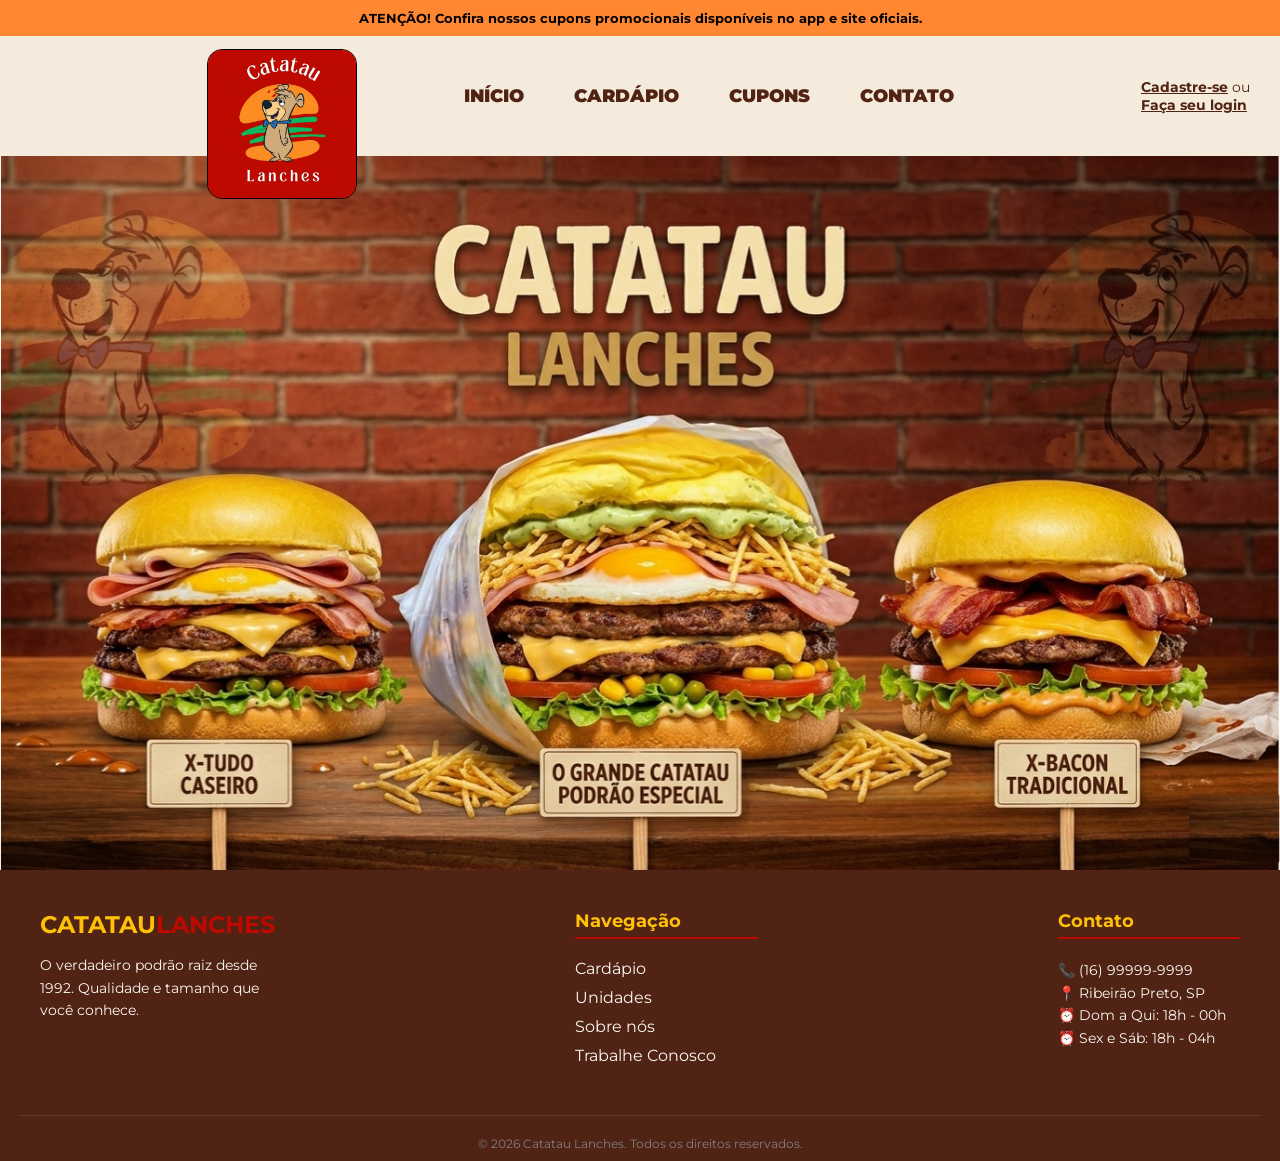
<file: index.html>
<!DOCTYPE html>
<html lang="pt-BR">

<head>
    <meta charset="UTF-8">
    <meta name="viewport" content="width=device-width, initial-scale=1.0">
    <title>Catatau Lanches</title>
    <link rel="stylesheet" href="./menu/style.css">
    <link rel="icon" type="image/png" href="./login/img/catatau.png" alt="favicon do catatau">
    <link href="https://fonts.googleapis.com/icon?family=Material+Icons" rel="stylesheet">
    <!-- <link rel="preconnect" href="https://fonts.gstatic.com" crossorigin> -->
    <link
        href="https://fonts.googleapis.com/css2?family=Montserrat:ital,wght@0,100..900;1,100..900&family=Ultra&display=swap"
        rel="stylesheet">
</head>

<body>

    <div class="top-banner">
        ATENÇÃO! Confira nossos cupons promocionais disponíveis no app e site oficiais.
    </div>

    <header>
        <nav class="navbar">
            <div class="menu-hamburguer"><i class="material-icons">menu</i></div>
            <div class="logonav">
                <img src="./imagem/catatauimg.png" alt="Logo Catatau">
            </div>
            <ul class="nav-links">
                <li><a href="index.html">Início</a></li>
                <li><a href="./cardapio/lanches.html">Cardápio</a></li>
                <li><a href="#">Cupons</a></li>
                <li><a href="#">Contato</a></li>
            </ul>

            <div class="user-area">
                <a href="./cadastro/menu.html" class="btn-cadastro">Cadastre-se</a>
                <span class="divisor">ou</span><br>
                <a href="./login/Menu.html" class="btn-login">Faça seu login</a>
            </div>
        </nav>
    </header>

    <main class="hero">
        <section class="bannerlanche">
            <picture>
                <source class="media" srcset="./imagem/backlanche-media.png" media="(max-width: 1100px)">
                <img src="./imagem/backlanche.png" alt="Banner Catatau Lanches">
            </picture>
        </section>
    </main>

        <footer class="main-footer">
            <div class="footer-container">
                <div class="footer-col">
                    <h2 class="footer-logo">Catatau<span>Lanches</span></h2>
                    <p>O verdadeiro podrão raiz desde 1992. Qualidade e tamanho que você conhece.</p>
                </div>

                <div class="footer-col">
                    <h3>Navegação</h3>
                    <ul>
                        <li><a href="/cardapio/lanches.html">Cardápio</a></li>
                        <li><a target="_blank" href="https://www.google.com/maps/place/Catatau+Lanches/@-21.1724811,-47.7973029,17z/data=!3m1!4b1!4m6!3m5!1s0x94b9bf0415c9171f:0xfafb21436bf0c0ac!8m2!3d-21.1724811!4d-47.7973029!16s%2Fg%2F1tgcs_33?entry=ttu&g_ep=EgoyMDI2MDUyNy4wIKXMDSoASAFQAw%3D%3D">Unidades</a></li>
                        <li><a href="/menu/sobre-nos.html">Sobre nós</a></li>
                        <li><a href="#">Trabalhe Conosco</a></li>
                    </ul>
                </div>

                <div class="footer-col">
                    <h3>Contato</h3>
                    <p>📞 (16) 99999-9999</p>
                    <p>📍 Ribeirão Preto, SP</p>
                    <p>⏰ Dom a Qui: 18h - 00h</p>
                    <p>⏰ Sex e Sáb: 18h - 04h</p>
                </div>
            </div>

            <div class="footer-bottom">
                <p>&copy; 2026 Catatau Lanches. Todos os direitos reservados.</p>
            </div>
        </footer>
    </body>

</html>
</file>
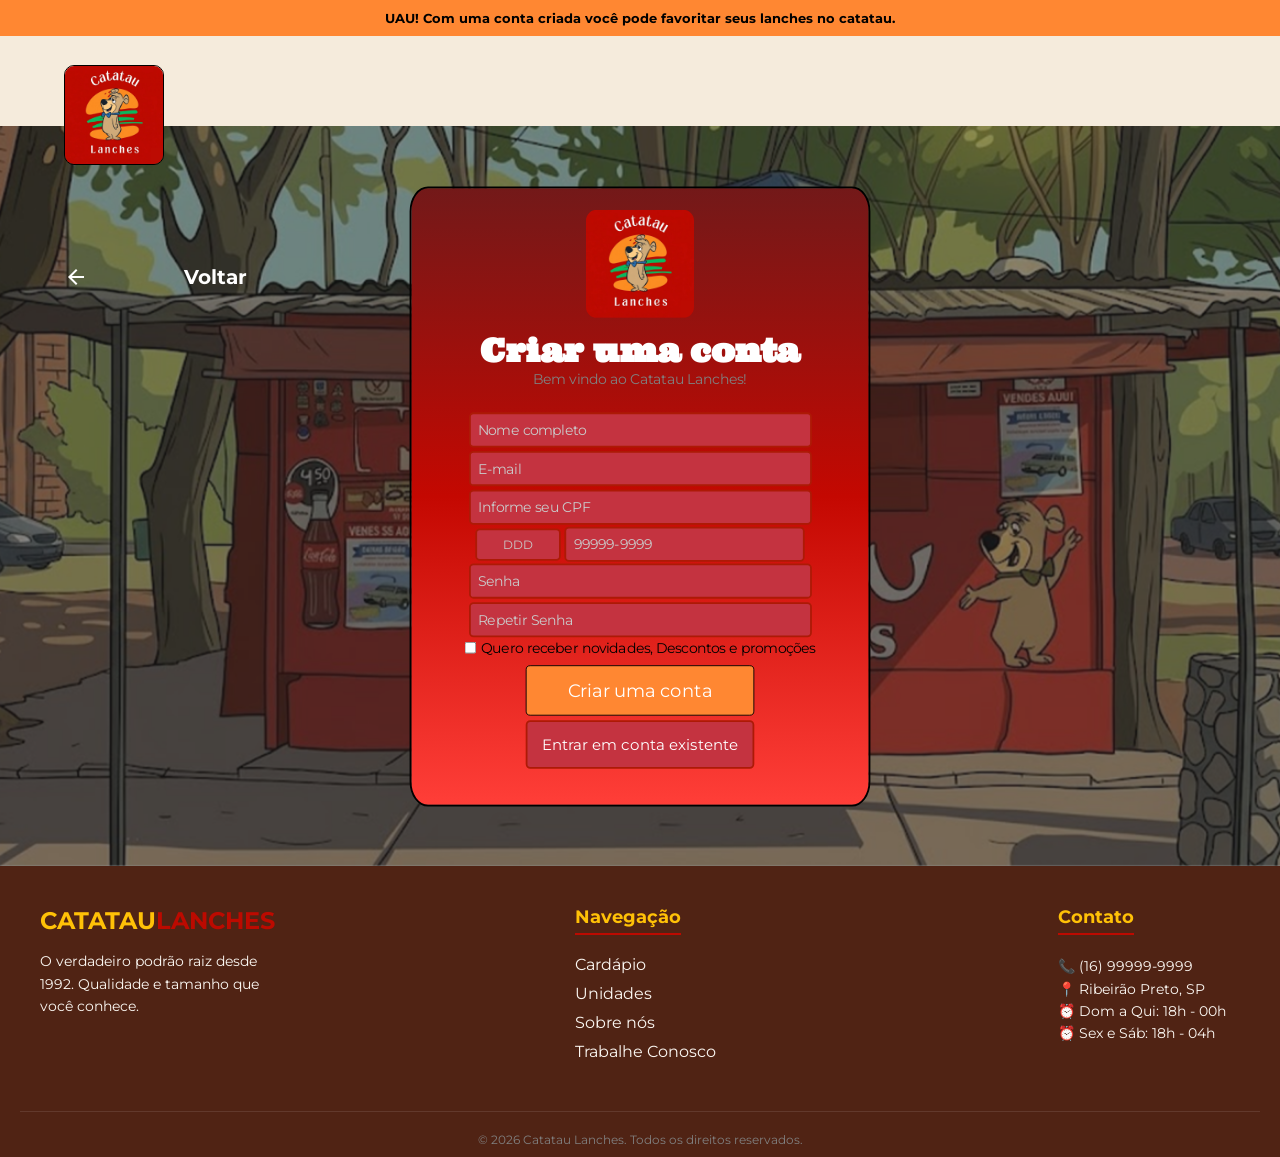
<file: cadastro/menu.html>
<!DOCTYPE html>
<html lang="pt-BR">

<head>
    <meta charset="UTF-8">
    <meta name="viewport" content="width=device-width, initial-scale=1.0">
    <title>Catatau Lanches</title>
    <link rel="stylesheet" href="./menucs.css">
    <link rel="icon" type="image/png" href="./" alt="favicon do catatau">

    <link rel="preconnect" href="https://fonts.googleapis.com">
    <link rel="preconnect" href="https://fonts.gstatic.com" crossorigin>
    <link href="https://fonts.googleapis.com/icon?family=Material+Icons" rel="stylesheet">
    <link
        href="https://fonts.googleapis.com/css2?family=Montserrat:ital,wght@0,100..900;1,100..900&family=Ultra&display=swap"
        rel="stylesheet">
</head>

<body>
    
    <div class="top-banner">
        UAU! Com uma conta criada você pode favoritar seus lanches no catatau.
    </div>
    
    <nav class="navbar">
        <div class="nav-container">
            <section class="logonav">
                <img src="./img/catatauimg.png">
            </section>
            
            <a 
                href="/index.html" class="voltar-menu">
                <i class="material-icons">arrow_back_ios</i>
                <span class="voltar">Voltar</span>
            </a>
        </div>
</nav>

<section class="quadrado">
    <section class="cadastro">
        <div class="logocadastro">
            <a href="/index.html">
                <img src="./img/catatauimg.png">
            </a>
        </div>
        <h1 class="primeiro">Criar uma conta</h1>
        
        <div class="segundo">Bem vindo ao Catatau Lanches!</div>
        
        <input type="text" placeholder="Nome completo" title="Digite seu nome completo" class="nome">
    
        <input type="text" placeholder="E-mail" title="catataucliente@gmail.com" class="email">
        
        <input type="text" pattern="[0-9]{3}\.[0-9]{3}\.[0-9]{3}-[0-9]{2}" placeholder="Informe seu CPF"
        title="xxx.xxx.xxx-xx" id="CPF" name="CPF" required />
        
        <div class="container-tel">
            <input type="tel" placeholder="DDD" pattern="[0-9]{2}" class="ddd" title="O DDD deve ter 2 números"
            required>
            
            <input type="tel" class="numero" placeholder="99999-9999" pattern="9[0-9]{4}-[0-9]{4}"
            title="Formato esperado: 99999-9999" required>
        </div>
        
        <input type="password" placeholder="Senha" class="senha">
        
        <input type="password" placeholder="Repetir Senha" class="repetir-senha">
        
        <div class="container-box">
            <input type="checkbox" id="box" name="box">
            <label for="lembrar">Quero receber novidades, Descontos e promoções</label>
        </div>
        <a href class="cadastrar" style="text-decoration: none">Criar uma conta</a>
        <a href="./login/Menu.html" class="existente" style="text-decoration: none">Entrar em conta existente</a>
        
    </section>
</section>
    <footer class="main-footer">
            <div class="footer-container">
                <div class="footer-col">
                    <h2 class="footer-logo">Catatau<span>Lanches</span></h2>
                    <p>O verdadeiro podrão raiz desde 1992. Qualidade e tamanho que você conhece.</p>
                </div>

                <div class="footer-col">
                    <h3>Navegação</h3>
                    <ul>

                        <li><a href="../cardapio/lanches.html">Cardápio</a></li>
                        <li><a target="_blank" href="https://www.google.com/maps/place/Catatau+Lanches/@-21.1724811,-47.7973029,17z/data=!3m1!4b1!4m6!3m5!1s0x94b9bf0415c9171f:0xfafb21436bf0c0ac!8m2!3d-21.1724811!4d-47.7973029!16s%2Fg%2F1tgcs_33?entry=ttu&g_ep=EgoyMDI2MDUyNy4wIKXMDSoASAFQAw%3D%3D">Unidades</a></li>
                        <li><a href="../menu/sobre-nos.html">Sobre nós</a></li>

                        <li><a href="#">Trabalhe Conosco</a></li>
                    </ul>
                </div>

            <div class="footer-col">
                <h3>Contato</h3>
                <p>📞 (16) 99999-9999</p>
                <p>📍 Ribeirão Preto, SP</p>
                <p>⏰ Dom a Qui: 18h - 00h</p>
                <p>⏰ Sex e Sáb: 18h - 04h</p>
            </div>
        </div>

        <div class="footer-bottom">
            <p>&copy; 2026 Catatau Lanches. Todos os direitos reservados.</p>
        </div>
    </footer>
</body>

</html>
</file>
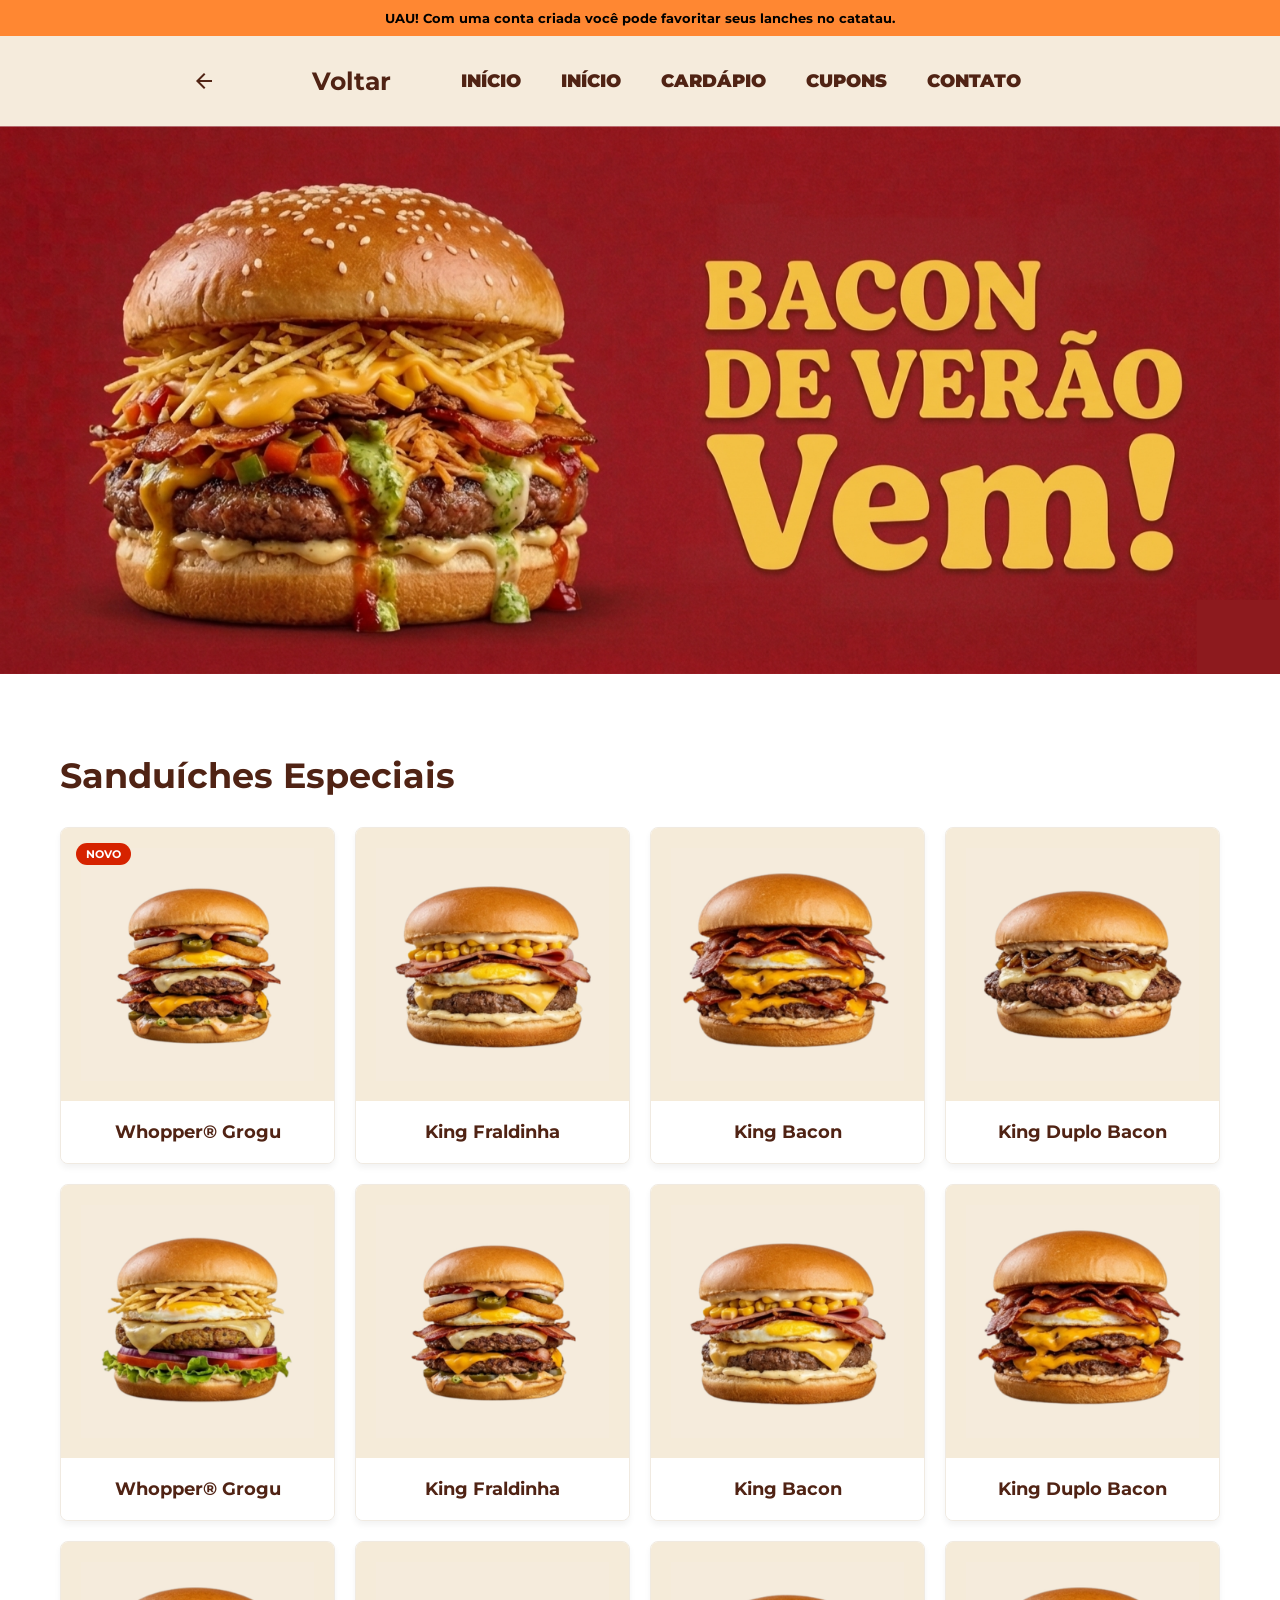
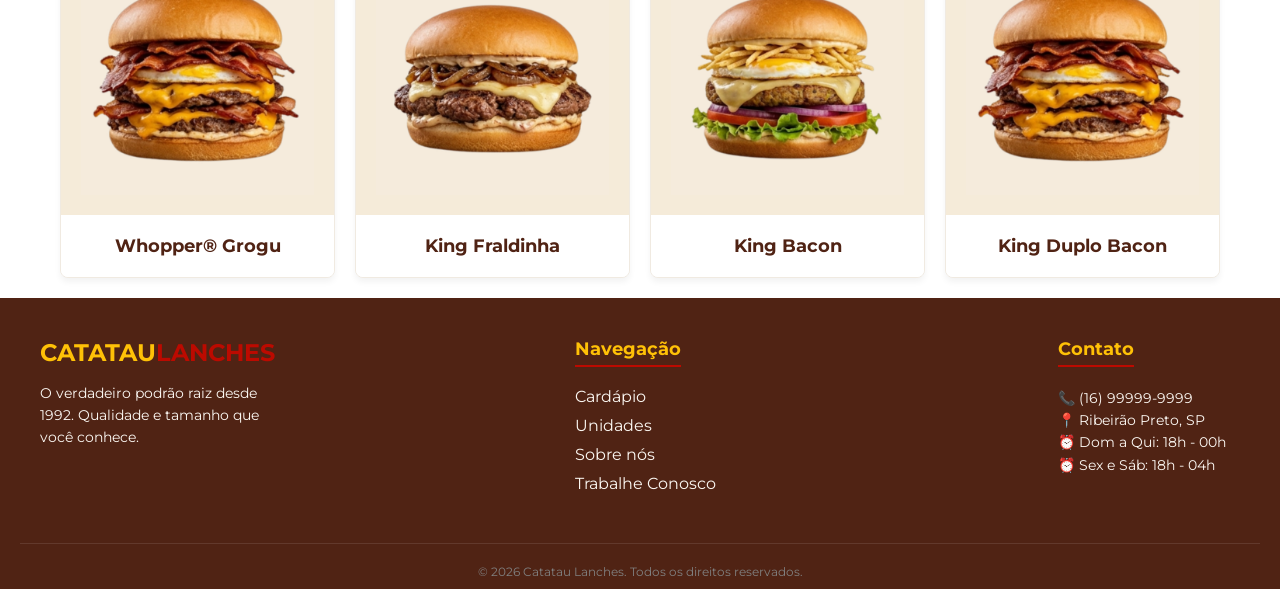
<file: cardapio/lanches.html>
<!DOCTYPE html>
<html lang="pt-BR">

<head>
        <meta charset="UTF-8">
        <meta name="viewport" content="width=device-width, initial-scale=1.0">
        <title>Catatau Lanches</title>
        <link rel="stylesheet" href="./lanches.css">
        <link rel="icon" type="image/png" href="./" alt="favicon do catatau">

        <link rel="preconnect" href="https://fonts.googleapis.com">
        <link rel="preconnect" href="https://fonts.gstatic.com" crossorigin>
        <link href="https://fonts.googleapis.com/icon?family=Material+Icons" rel="stylesheet">
        <link
            href="https://fonts.googleapis.com/css2?family=Montserrat:ital,wght@0,100..900;1,100..900&family=Ultra&display=swap"
            rel="stylesheet">
    </head>

    <body>
            
        <div class="top-banner">
            UAU! Com uma conta criada você pode favoritar seus lanches no catatau.
        </div>
        
            <nav class="navbar">
                <a  href="/index.html" class="voltar-menu">
                    <i class="material-icons">arrow_back_ios</i>
                    <span class="voltar">Voltar</span>
                    <span class="cardapio-up">Cardapio</span>
                </a>
                    <ul class="nav-links">

                        <li><a href="/index.html">Início</a></li>

                        <li><a href="../index.html">Início</a></li>

                        <li class="cardapio-apaga"><a href="#">Cardápio</a></li>
                        <li><a href="#">Cupons</a></li>
                        <li><a href="#">Contato</a></li>
                    </ul>
            </nav>

            <main class="hero">
                <section class="bannerlanche">
                    <picture>
                        <source class="media" srcset="/imagem\cardapio-media.png" media="(max-width: 768px)">
                        <img src="./img/banner-cardapio.png" alt="Banner Catatau Lanches">
                    </picture>
                </section>
            </main>

        <div class="menu-container">
            <fieldset>
                <legend>Sanduíches Especiais</legend>
                
                <div class="grid-sanduiches">
                    
                    <div class="card-item">
                        <span class="badge-novo">Novo</span>
                        <div class="img-container">

                            <img src="./img/Primeiro-lanche.png" alt="Whopper Grogu">

                        </div>
                        <h3>Whopper® Grogu</h3>
                    </div>

                    <div class="card-item">
                        <div class="img-container">

                            <img src="./img/Quarto-lanche.png" alt="King Fraldinha">

                        </div>
                        <h3>King Fraldinha</h3>
                    </div>

                    <div class="card-item">
                        <div class="img-container">

                            <img src="./img/Quinto-lanche.png" alt="King Bacon">
                        </div>
                        <h3>King Bacon</h3>
                    </div>

                    <div class="card-item">
                        <div class="img-container">

                            <img src="./img/Segundo-lanche.png" alt="King Duplo Bacon">

                        </div>
                        <h3>King Duplo Bacon</h3>
                    </div>

                        <div class="card-item">
                        <div class="img-container">

                            <img src="./img/Terceiro-lanche.png" alt="Whopper Grogu">

                        </div>
                        <h3>Whopper® Grogu</h3>
                    </div>

                    <div class="card-item">
                        <div class="img-container">

                            <img src="./img/Primeiro-lanche.png" alt="King Fraldinha">

                        </div>
                        <h3>King Fraldinha</h3>
                    </div>

                    <div class="card-item">
                        <div class="img-container">

                            <img src="./img/Quarto-lanche.png" alt="King Bacon">

                        </div>
                        <h3>King Bacon</h3>
                    </div>

                    <div class="card-item">
                        <div class="img-container">

                            <img src="./img/Quinto-lanche.png" alt="King Duplo Bacon">

                        </div>
                        <h3>King Duplo Bacon</h3>
                    </div>

                        <div class="card-item">
                        <div class="img-container">

                            <img src="./img/Quinto-lanche.png" alt="Whopper Grogu">

                        </div>
                        <h3>Whopper® Grogu</h3>
                    </div>

                    <div class="card-item">
                        <div class="img-container">

                            <img src="./img/Segundo-lanche.png" alt="King Fraldinha">

                        </div>
                        <h3>King Fraldinha</h3>
                    </div>

                    <div class="card-item">
                        <div class="img-container">

                            <img src="./img/Terceiro-lanche.png" alt="King Bacon">

                        </div>
                        <h3>King Bacon</h3>
                    </div>

                    <div class="card-item">
                        <div class="img-container">

                            <img src="./img/Quinto-lanche.png" alt="King Duplo Bacon">

                        </div>
                        <h3>King Duplo Bacon</h3>
                    </div>

                </div>
            </fieldset>
        
        </div>
        <footer class="main-footer">
                <div class="footer-container">
                    <div class="footer-col">
                        <h2 class="footer-logo">Catatau<span>Lanches</span></h2>
                        <p>O verdadeiro podrão raiz desde 1992. Qualidade e tamanho que você conhece.</p>
                    </div>

                    <div class="footer-col">
                        <h3>Navegação</h3>
                        <ul>

                        <li><a href="../cardapio/lanches.html">Cardápio</a></li>
                        <li><a target="_blank" href="https://www.google.com/maps/place/Catatau+Lanches/@-21.1724811,-47.7973029,17z/data=!3m1!4b1!4m6!3m5!1s0x94b9bf0415c9171f:0xfafb21436bf0c0ac!8m2!3d-21.1724811!4d-47.7973029!16s%2Fg%2F1tgcs_33?entry=ttu&g_ep=EgoyMDI2MDUyNy4wIKXMDSoASAFQAw%3D%3D">Unidades</a></li>
                        <li><a href="../menu/sobre-nos.html">Sobre nós</a></li>
                        <li><a href="#">Trabalhe Conosco</a></li>

                        </ul>
                    </div>

                <div class="footer-col">
                    <h3>Contato</h3>
                    <p>📞 (16) 99999-9999</p>
                    <p>📍 Ribeirão Preto, SP</p>
                    <p>⏰ Dom a Qui: 18h - 00h</p>
                    <p>⏰ Sex e Sáb: 18h - 04h</p>
                </div>
            </div>

            <div class="footer-bottom">
                <p>&copy; 2026 Catatau Lanches. Todos os direitos reservados.</p>
            </div>
        </footer>
    </body>
</html>
</file>
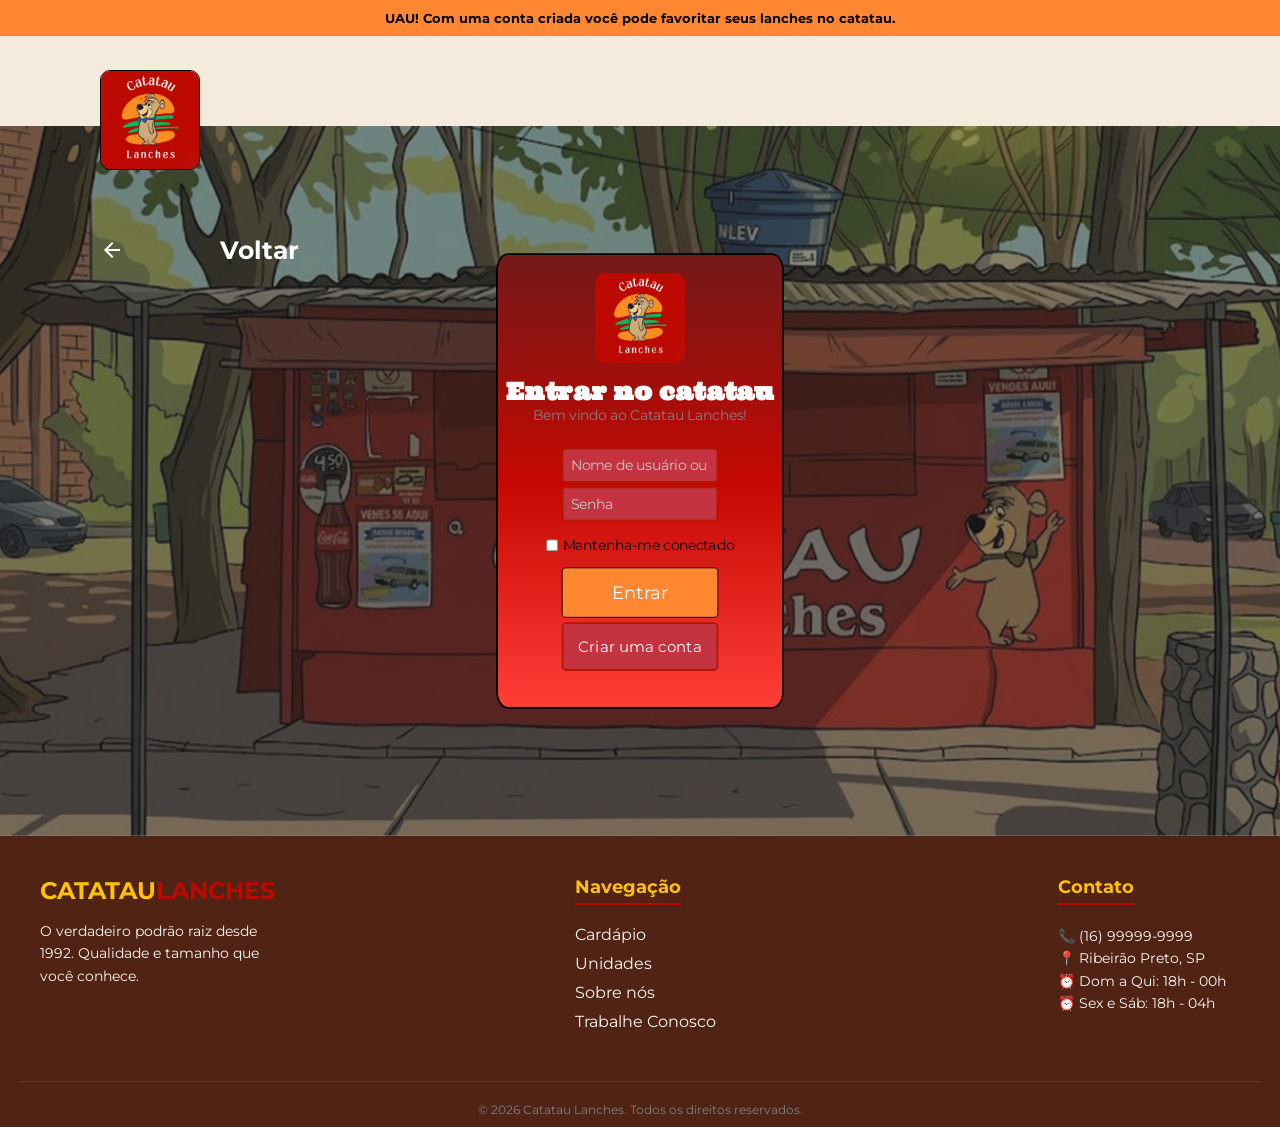
<file: login/Menu.html>
<!DOCTYPE html>
<html lang="pt-BR">

<head>
    <meta charset="UTF-8">
    <meta name="viewport" content="width=device-width, initial-scale=1.0">
    <title>Catatau Lanches</title>
    <link rel="stylesheet" href="menucss.css">
    <link rel="icon" type="image/png" href="./" alt="favicon do catatau">

    <link rel="preconnect" href="https://fonts.googleapis.com">
    <link rel="preconnect" href="https://fonts.gstatic.com" crossorigin>
    <link href="https://fonts.googleapis.com/icon?family=Material+Icons" rel="stylesheet">
    <link
        href="https://fonts.googleapis.com/css2?family=Montserrat:ital,wght@0,100..900;1,100..900&family=Ultra&display=swap"
        rel="stylesheet">
</head>

<body>
    
    <div class="top-banner">
        UAU! Com uma conta criada você pode favoritar seus lanches no catatau.
    </div>
    
    <nav class="navbar">
        <div class="nav-container">
                <section class="logonav">
                    <img src="./img/catatauimg.png">
                </section>
                
                <a 
                href="/index.html" class="voltar-menu">
                <i class="material-icons">arrow_back_ios</i>
                <span class="voltar">Voltar</span>
            </a>
        
        </div>
    </nav>


<section class="quadrado">
    <section class="cadastro">
        <div class="logocadastro">
            <img src="./img/catatauimg.png">
        </div>
        <h1 class="primeiro">Entrar no catatau</h1>
        
        <div class="segundo">Bem vindo ao Catatau Lanches!</div>
        
        <input type="text" placeholder="Nome de usuário ou email" title="Digite seu nome completo" class="nome">
    
        <input type="password" placeholder="Senha" class="senha">
        
        <div class="container-box">
            <input type="checkbox" id="box" name="box">
            <label for="lembrar">Mantenha-me conectado</label>
        </div>
        <a href class="cadastrar" style="text-decoration: none">Entrar</a>
        <a href="/cadastro/menu.html" class="existente" style="text-decoration: none">Criar uma conta</a>
        
    </section>
</section>

        <footer class="main-footer">
                <div class="footer-container">
                    <div class="footer-col">
                        <h2 class="footer-logo">Catatau<span>Lanches</span></h2>
                        <p>O verdadeiro podrão raiz desde 1992. Qualidade e tamanho que você conhece.</p>
                    </div>

                    <div class="footer-col">
                        <h3>Navegação</h3>
                        <ul>

                        <li><a href="../cardapio/lanches.html">Cardápio</a></li>
                        <li><a target="_blank" href="https://www.google.com/maps/place/Catatau+Lanches/@-21.1724811,-47.7973029,17z/data=!3m1!4b1!4m6!3m5!1s0x94b9bf0415c9171f:0xfafb21436bf0c0ac!8m2!3d-21.1724811!4d-47.7973029!16s%2Fg%2F1tgcs_33?entry=ttu&g_ep=EgoyMDI2MDUyNy4wIKXMDSoASAFQAw%3D%3D">Unidades</a></li>
                        <li><a href="../menu/sobre-nos.html">Sobre nós</a></li>
                        <li><a href="#">Trabalhe Conosco</a></li>

                        </ul>
                    </div>

                <div class="footer-col">
                    <h3>Contato</h3>
                    <p>📞 (16) 99999-9999</p>
                    <p>📍 Ribeirão Preto, SP</p>
                    <p>⏰ Dom a Qui: 18h - 00h</p>
                    <p>⏰ Sex e Sáb: 18h - 04h</p>
                </div>
            </div>

            <div class="footer-bottom">
                <p>&copy; 2026 Catatau Lanches. Todos os direitos reservados.</p>
            </div>
        </footer>
</body>

</html>
</file>
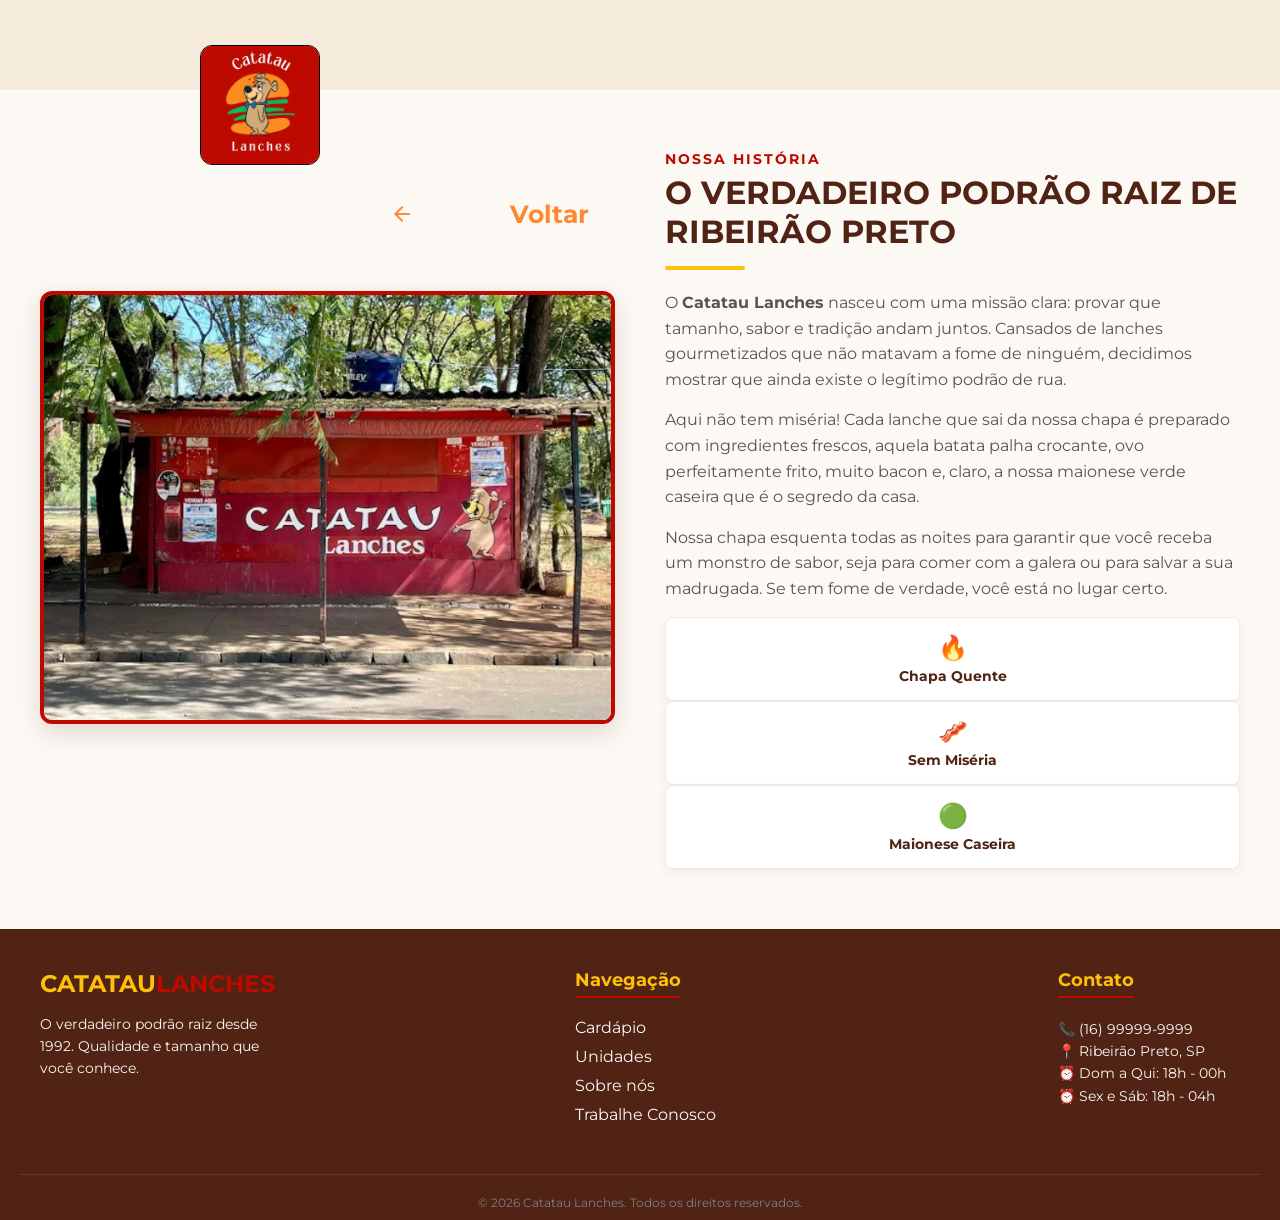
<file: menu/sobre-nos.html>
<!DOCTYPE html>
<html lang="pt-BR">
<head>
    <meta charset="UTF-8">
    <meta name="viewport" content="width=device-width, initial-scale=1.0">
    <link rel="stylesheet" href="./sobre-nos.css">
    <link href="https://fonts.googleapis.com/icon?family=Material+Icons" rel="stylesheet">
    <link href="https://fonts.googleapis.com/css2?family=Montserrat:ital,wght@0,100..900;1,100..900&family=Ultra&display=swap" rel="stylesheet">
    <title>Sobre nós</title>
</head>
<body>
    <nav class="navbar">
        <div class="nav-container">
                <section class="logonav">

                    <img src="./img/catatauimg.png">
                </section>
                
                <a 
                    href="../index.html" class="voltar-menu">
                    <i class="material-icons">arrow_back_ios</i>
                    <span class="voltar">Voltar</span>
                </a>

        
        </div>
    </nav>
    <main>
        <section class="sobre-nos-section">
        <div class="sobre-container">
            <!-- Lado Esquerdo: Imagem de Destaque -->
            <div class="sobre-img-box">
                <!-- Aqui você pode colocar uma foto bem caprichada da sua chapa ou do lanche da casa -->
                <img src="./img/catatau-real.png" alt="Chapa quente do Catatau Lanches">

            </div>

            <!-- Lado Direito: Texto da História -->
            <div class="sobre-content">
                <span class="subtitulo">Nossa História</span>
                <h2>O Verdadeiro Podrão Raiz de Ribeirão Preto</h2>
                <hr class="linha-destaque">
                
                <p>
                    O <strong>Catatau Lanches</strong> nasceu com uma missão clara: provar que tamanho, sabor e tradição andam juntos. Cansados de lanches gourmetizados que não matavam a fome de ninguém, decidimos mostrar que ainda existe o legítimo podrão de rua.
                </p>
                <p>
                    Aqui não tem miséria! Cada lanche que sai da nossa chapa é preparado com ingredientes frescos, aquela batata palha crocante, ovo perfeitamente frito, muito bacon e, claro, a nossa maionese verde caseira que é o segredo da casa. 
                </p>
                <p>
                    Nossa chapa esquenta todas as noites para garantir que você receba um monstro de sabor, seja para comer com a galera ou para salvar a sua madrugada. Se tem fome de verdade, você está no lugar certo.
                </p>
                
                    <div class="sobre- diferenciais">
                        <div class="diferencial-item">
                            <span>🔥</span>
                            <h4>Chapa Quente</h4>
                        </div>
                        <div class="diferencial-item">
                            <span>🥓</span>
                            <h4>Sem Miséria</h4>
                        </div>
                        <div class="diferencial-item">
                            <span>🟢</span>
                            <h4>Maionese Caseira</h4>
                        </div>
                    </div>
                </div>
            </div>
        </section>
    </main>    

    <footer class="main-footer">
            <div class="footer-container">
                <div class="footer-col">
                    <h2 class="footer-logo">Catatau<span>Lanches</span></h2>
                    <p>O verdadeiro podrão raiz desde 1992. Qualidade e tamanho que você conhece.</p>
                </div>

                <div class="footer-col">
                    <h3>Navegação</h3>
                    <ul>

                        <li><a href="../cardapio/lanches.html">Cardápio</a></li>
                        <li><a target="_blank" href="https://www.google.com/maps/place/Catatau+Lanches/@-21.1724811,-47.7973029,17z/data=!3m1!4b1!4m6!3m5!1s0x94b9bf0415c9171f:0xfafb21436bf0c0ac!8m2!3d-21.1724811!4d-47.7973029!16s%2Fg%2F1tgcs_33?entry=ttu&g_ep=EgoyMDI2MDUyNy4wIKXMDSoASAFQAw%3D%3D">Unidades</a></li>
                        <li><a href="../menu/sobre-nos.html">Sobre nós</a></li>

                        <li><a href="#">Trabalhe Conosco</a></li>
                    </ul>
                </div>

            <div class="footer-col">
                <h3>Contato</h3>
                <p>📞 (16) 99999-9999</p>
                <p>📍 Ribeirão Preto, SP</p>
                <p>⏰ Dom a Qui: 18h - 00h</p>
                <p>⏰ Sex e Sáb: 18h - 04h</p>
            </div>
        </div>

        <div class="footer-bottom">
            <p>&copy; 2026 Catatau Lanches. Todos os direitos reservados.</p>
        </div>
    </footer>
</body>
</html>
</file>
<file: menu/style.css>
:root {
  --color-catatau-cream: #f5ebdc; 
  --color-catatau-brown: #502314; 
  --color-catatau-orange: #ff8732; 
  --color-vermelhao: #c40700;
}

* {
  box-sizing: border-box;
  margin: 0;
  padding: 0;
  font-family: 'Montserrat', sans-serif;
}

body {
  background-color: var(--color-catatau-cream);
}

.top-banner {
  background-color: var(--color-catatau-orange);
  color: var(--color-bk-brown);
  text-align: center;
  padding: 10px;
  font-size: 13px;
  font-weight: bold;
}

.navbar {
  display: flex;
  align-items: center;
  justify-content: space-between;
  max-width: 1600px;
  height: 120px;
}

.logonav img {
  position: relative;
  left: 50px;
  top: 30px;
  width: 150px;
  cursor: pointer;
  border-radius: 10%;
  border: solid 1px;
}

.nav-links {
  display: flex;
  position: relative;
  list-style: none;
  gap: 50px;
}

.nav-links a{
  font-size: 18px;
  text-decoration: none;
  color: var(--color-catatau-brown);
  font-weight: 900;
  text-transform: uppercase;
}

.nav-links a:hover {
  color: var(--color-vermelhao);
}

.user-area {
  font-size: 14px;
  color: var(--color-catatau-brown);
  padding: 30px;
}

.user-area a{
  text-decoration: underline;
  color: var(--color-catatau-brown);
  font-weight: bold;
}

.hero {
  width: 100%;
}

.bannerlanche img {
  width: 100%;
  height: auto;
  display: block;
}

.menu-hamburguer i{
      display: none;
      font-size: 40px;
      border: solid 2px;
      border-radius: 15%;
      position: relative;
      margin-left: -240px ;
    }

/* Configuração Principal do Footer */
.main-footer {
    background-color: #502314; /* Marrom escuro para contrastar com o vermelho do site */
    color: white;
    padding: 40px 20px 10px 20px;
    font-family: Arial, sans-serif;
}

.footer-container {
    max-width: 1200px;
    margin: 0 auto;
    display: flex;
    flex-wrap: wrap;
    justify-content: space-between;
    gap: 300px;
}

.footer-col {
    flex: 1;
}

.footer-logo {
    font-size: 24px;
    color: #ffc107; /* Amarelo para destacar o nome */
    margin-bottom: 15px;
    text-transform: uppercase;
}

.footer-logo span {
    color: #bc0a00; /* Vermelho Catatau */
}

.footer-col h3 {
    color: #ffc107;
    margin-bottom: 20px;
    font-size: 18px;
    border-bottom: 2px solid #bc0a00;
    padding-bottom: 5px;
}

.footer-col ul {
    list-style: none;
    padding: 0;
}

.footer-col ul li {
    margin-bottom: 10px;
    
}

.footer-col ul li a {
    color: #fcf8f3;
    text-decoration: none;
    transition: 0.3s;
}

.footer-col ul li a:hover {
    color: #ffc107;
    padding-left: 5px;
}

.footer-col p {
    font-size: 14px;
    line-height: 1.6;
    color: #fcf8f3;
}

/* Barra de Direitos Autorais */
.footer-bottom {
    text-align: center;
    margin-top: 40px;
    padding-top: 20px;
    border-top: 1px solid rgba(255, 255, 255, 0.1);
    font-size: 12px;
    color: gray;
}


@media (max-width: 1100px) {
    
    .nav-links {
      position: fixed;
      bottom: 0;
      left: 0px;
      text-align: center;
      width: 100%;
      padding: 10px;
      height: 50px;
      background-color: #f5ebdc;; 
      display: flex;
      justify-content: space-around; 
      align-items: center;
      box-shadow: 0 -2px 10px rgba(0,0,0,0.1); 
      z-index: 9990;
    }

    .nav-links a {
      font-size: 90%; 
      display: flex;
      flex-direction: column;
      align-items: center;
      font-weight: 700;
      color: var(--color-bk-brown);
      text-decoration: none;
    }

    .navbar {
      Justify-content: center; 
    }
    
    .user-area {
      display: none;
      position: absolute;
      right: 15%;
      font-size: 11px;
    }
    
    .logonav img {
      position: static;      
      margin: 30px;
      margin-bottom: -25px;
      width: 110px; 
    }

    header {
        position: relative;
        z-index: 11;
    }

    .hero {
        position: relative;
        z-index: 1;
    }

    body {
      padding-bottom: 70px;
    }

    .menu-hamburguer i{
      font-size: 40px;
      border: solid 2px;
      border-radius: 15%;
      position: relative;
      margin-left: -240px ;
    }

  .footer-container {
        flex-direction: column;
        text-align: center;
        gap: 15px; /* Diminui o espaço geral entre as colunas */
    }

    .footer-col {
        flex: none; /* Impede que a coluna tente esticar para preencher espaço vertical */
        width: 100%;
        margin-bottom: 10px; /* Controla o espaço entre uma seção e outra */
    }

    .footer-col h3 {
        display: block;
        margin: 0 auto 10px auto; /* Reduz o espaço abaixo do título */
    }
    
    .main-footer {
        padding: 20px 20px 10px 20px; /* Reduz o espaçamento interno do footer no topo */
    }

  }
</file>
<file: cadastro/menucs.css>
::after,
::before {
  box-sizing: border-box;
}

:root {
  --color-catatau-cream: #f5ebdc; 
  --color-catatau-brown: #502314; 
  --color-catatau-orange: #ff8732; 
  --color-vermelhao: #c40700;
}

* {
  box-sizing: border-box;
  margin: 0;
  padding: 0;
  font-family: 'Montserrat', sans-serif;
  /* width: 100%; */
    /* height: 100vh; */
    /* overflow: hidden;  */
}

body {
  background-color: rgb(32, 32, 32);
}

.top-banner {
  background-color: var(--color-catatau-orange);
  color: var(--color-bk-brown);
  text-align: center;
  padding: 10px;
  font-size: 13px;
  font-weight: bold;
}

.navbar {
  display: flex;
  align-items: center;
  justify-content: space-between;
  width: 100%;;
  height: 90px;
  background-color: var(--color-catatau-cream);
}

.logonav img {
  position: absolute;
  top: 70px;
  left: 200px;
  width: 120px;
  cursor: pointer;
  border-radius: 10%;
  border: solid 1px;
  z-index: 15;
}

.voltar-menu {
  position: absolute;
  font-size: 25px;
  color: white;
  display: flex;
  justify-content: center;
  text-align: center;
  align-items: center;
  font-weight: 700;
  text-decoration: none;
  padding-top: 4px;
  margin-top: 150px;
  margin-left: 390px;
  z-index: 50;
}

.quadrado {
  display: flex;
  justify-content: center;
  align-items: center;
  flex: 1;
  min-height: calc(100vh - 190px); /* Ocupa a tela inteira descontando o topo e o footer */
  width: 100%;
  position: relative;
}

.quadrado::before{
    content: "";
    position: absolute;
    width: 100%;
    height: 100%;
    
    /* Configurações da sua imagem */
    background-image: url('./img/banner-login.png');
    background-size: cover;
    background-position: center;
    background-repeat: no-repeat;
    

    opacity: 0.5; 
    z-index: 1;
}

.logocadastro img {
  border-radius: 10%;
  margin-top: 20%;
  width: 120px;
  height: auto;
}

.cadastro {
  background: linear-gradient(#731919, #c40801, #ff3e38);
  display: flex;
  /* justify-content: center; */
  align-items: center;
  flex-direction: column;
  margin: 4%;
  width: 30%;
  border-radius: 4%;
  z-index: 100;
  transform: scale(0.8);
  border: black solid 2px

}

.primeiro {
  color: white;
  font-family: "Ultra", serif;
  display: flex;
  text-align: center;
  font-size: 35px;
  margin-top: 10px;
}

.segundo {
  display: flex;
  text-align: center;
  font-size: 15px;
  margin-top: 0px;
  margin-bottom: 25px;
  color: gray;
}

.nome {
  color: white;
  background-color: #c43340;
  font-size: 15px;
  padding: 8px;
  width: 55%;
  border: 2px solid #ad1a06;
  border-radius: 5px;
  margin: 2px;
}

.nome::placeholder{
  color: rgb(202, 202, 202);
}

.email {
  background-color: #c43340;
  font-size: 15px;
  padding: 8px;
  width: 55%;
  color: white;
  border: 2px solid #ad1a06;
  border-radius: 5px;
  margin: 2px;
}

.email::placeholder{
  color: rgb(202, 202, 202);
}

#CPF {
  background-color: #c43340;
  font-size: 15px;
  padding: 8px;
  width: 55%;
  color: gray;
  border: 2px solid #ad1a06;
  border-radius: 5px;
  margin: 2px;
}
#CPF::placeholder{
  color: rgb(202, 202, 202);
}

.container-tel {
  width: 100%;
  text-align: center;
  margin-bottom: 2px;
}

.ddd {
  background-color: #c43340;
  /* */
  text-align: center;
  padding: 8px;
  width: 15%;
  color: white;
  border: 2px solid #ad1a06;
  border-radius: 5px;
  display: inline-block;
}
.ddd::placeholder{
  color: rgb(202, 202, 202);
}

.numero {
  background-color: #c43340;
  font-size: 15px;
  padding: 8px;
  width: 40%;
  color: gray;
  border: 2px solid #ad1a06;
  border-radius: 5px;
  display: inline-block;
  margin-left: 0px;
}
.numero::placeholder{
  color: rgb(202, 202, 202);
}

.senha {
  background-color: #c43340;
  font-size: 15px;
  padding: 8px;
  width: 55%;
  color: gray;
  border: 2px solid #ad1a06;
  border-radius: 5px;
  margin: 2px;
}
.senha::placeholder{
  color: rgb(202, 202, 202);
}

.repetir-senha {
  background-color: #c43340;
  font-size: 15px;
  padding: 8px;
  width: 55%;
  color: gray;
  border: 2px solid #ad1a06;
  border-radius: 5px;
  margin: 2px;
}
.repetir-senha::placeholder{
  color: rgb(202, 202, 202);
}

.container-box {
  display: flex;
  justify-content: left;
  align-items: center;
  font-size: 15px;
  gap: 5px;
  margin-bottom: 10px;
  color: black;
}

#box {
  cursor: pointer;
}

.cadastrar {
  text-align: center;
  background-color: var(--color-catatau-orange);
  font-size: 20px;
  padding: 15px;
  width: 50%;
  height: 100%;
  color: white;
  border: 1px solid black;
  border-radius: 5px;
  margin-bottom: 5px;
}

.existente {
  text-align: center;
  background-color: #c43340;
  font-size: 17px;
  padding: 15px;
  width: 50%;
  height: 100%;
  color: white;
  border: 2px solid #ad1a06;
  border-radius: 5px;
  margin-bottom: 40px;
}

.main-footer {
    background-color: #502314; /* Marrom escuro para contrastar com o vermelho do site */
    color: white;
    padding: 40px 20px 10px 20px;
    font-family: Arial, sans-serif;
}

.footer-container {
    max-width: 1200px;
    margin: 0 auto;
    display: flex;
    flex-wrap: wrap;
    justify-content: space-between;
    gap: 300px;
}

.footer-col {
    flex: 1;
}

.footer-logo {
    font-size: 24px;
    color: #ffc107; /* Amarelo para destacar o nome */
    margin-bottom: 15px;
    text-transform: uppercase;
}

.footer-logo span {
    color: #bc0a00; /* Vermelho Catatau */
}

.footer-col h3 {
    color: #ffc107;
    margin-bottom: 20px;
    font-size: 18px;
    border-bottom: 2px solid #bc0a00;
    display: inline-block;
    padding-bottom: 5px;
}

.footer-col ul {
    list-style: none;
    /* padding: 0; */
}

.footer-col ul li {
    margin-bottom: 10px;
}

.footer-col ul li a {
    color: #fcf8f3;
    text-decoration: none;
    transition: 0.3s;
}

.footer-col ul li a:hover {
    color: #ffc107;
    padding-left: 5px;
}

.footer-col p {
    font-size: 14px;
    line-height: 1.6;
    color: #fcf8f3;
}

/* Barra de Direitos Autorais */
.footer-bottom {
    text-align: center;
    margin-top: 40px;
    padding-top: 20px;
    border-top: 1px solid rgba(255, 255, 255, 0.1);
    font-size: 12px;
    color: gray;
}

/* Media query para telas de 1024px de largura ou menos */
@media (max-width: 1500px) {
  /* 1. Ajusta o logo do topo para não ficar perdido na esquerda */
    .logonav img {
        left: 5%;          /* Troca os 200px fixos por porcentagem */
        top: 65px;
        width: 100px;      /* Reduz um pouquinho o tamanho para combinar */
    }

    /* 2. Corrige o botão voltar para ele não bater no formulário */
    .voltar-menu {
        margin-left: 0;    /* Zera a margem fixa que jogava ele pra direita */
        left: 5%;          /* Alinha ele na esquerda junto com o logo */
        margin-top: 180px; /* Ajusta a altura dele para ficar abaixo do logo */
        font-size: 20px;   /* Diminui um pouco a fonte */
    }

    /* 3. Ajusta a largura do formulário de cadastro */
    .cadastro {
        width: 40%;        /* Aumenta a largura (era 30%) para os inputs não esmagarem em telas menores */
        transform: scale(0.9); /* Um ajuste leve na escala para caber na altura */
        margin: 2%;
    }

    /* 4. Aumenta a largura dos campos internos para melhorar a digitação */
    .nome, .email, #CPF, .senha, .repetir-senha {
        width: 75%;        /* Deixa os inputs um pouco mais largos e confortáveis */
    }

    .container-tel {
        width: 75%;        /* Ajusta o container do telefone também */
        margin: 0 auto;
    }
    
    .ddd { width: 25%; }
    .numero { width: 70%; }
}

@media (max-width: 900px) {
    
    /* 1. Remove o position absolute e centraliza a Navbar */
    .navbar {
        height: auto;
        padding: 15px 0;
    }

    .nav-container {
        display: flex;
        flex-direction: column; /* Empilha o logo e o voltar verticalmente */
        align-items: center;
        gap: 10px;
        width: 100%;
    }

    /* 2. Reseta as posições fixas do Logo para ele ficar centralizado no topo */
    .logonav img {
        position: static; /* Sai do modo "fantasma" absoluto */
        width: 90px;
        margin: 0 auto;
        display: block;
    }

    /* 3. Transforma o botão voltar em um link centralizado comum abaixo do logo */
    .voltar-menu {
        margin-left: 0;    /* Zera a margem fixa que jogava ele pra direita */
        left: 5%;          /* Alinha ele na esquerda junto com o logo */
        margin-top: 150px; /* Ajusta a altura dele para ficar abaixo do logo */
        font-size: 20px;   /* Diminui um pouco a fonte */
    }

    /* 4. Alarga o formulário de cadastro para ocupar melhor o espaço da tela */
    .cadastro {
        width: 85%; /* Aumenta para 70% para os campos ficarem bem visíveis */
        transform: scale(0.80); /* Quase o tamanho original, sem esmagar */
        margin: 4% auto;
    }

    /* 5. Inputs quase totais para facilitar o toque/digitação */
    .nome, .email, #CPF, .senha, .repetir-senha {
        width: 82%; 
    }

    .container-tel {
        width: 85%;
    }

    /* Ajuste fino dos botões laranjas lá embaixo para não ficarem gigantes */
    .cadastrar, .existente {
        width: 70%;
    }


            /* FOOTER */
   .footer-container {
        flex-direction: column;
        text-align: center;
        gap: 15px; /* Diminui o espaço geral entre as colunas */
    }

    .footer-col {
        flex: none; /* Impede que a coluna tente esticar para preencher espaço vertical */
        width: 100%;
        margin-bottom: 10px; /* Controla o espaço entre uma seção e outra */
    }

    .footer-col h3 {
        display: block;
        margin: 0 auto 10px auto; /* Reduz o espaço abaixo do título */
    }
    
    .main-footer {
        padding: 20px 20px 10px 20px; /* Reduz o espaçamento interno do footer no topo */
    }
}
</file>
<file: cardapio/lanches.css>
::after,
::before {
  box-sizing: border-box;
}

:root {
  --color-catatau-cream: #f5ebdc; 
  --color-catatau-brown: #502314; 
  --color-catatau-orange: #ff8732; 
  --color-vermelhao: #c40700;
}

* {
  box-sizing: border-box;
  margin: 0;
  padding: 0;
  font-family: 'Montserrat', sans-serif;
}

.top-banner {
  background-color: var(--color-catatau-orange);
  color: var(--color-bk-brown);
  text-align: center;
  padding: 10px;
  font-size: 13px;
  font-weight: bold;
}

.voltar-menu {
  position: absolute;
  font-size: 25px;
  color: var(--color-catatau-brown);
  display: flex;
  justify-content: center;
  text-align: center;
  align-items: center;
  font-weight: 700;
  text-decoration: none;
  position: absolute;
  left: 15%;  
  z-index: 50;
}

.navbar {
  display: flex;
  align-items: center;
  justify-content: space-between;
  width: 100%;
  height: 90px;
  background-color: var(--color-catatau-cream);
  box-sizing: border-box;
}

.nav-links {
  display: flex;
  position: absolute;
  left: 36%;
  list-style: none;
  align-items: center;
  gap: 40px; 
}

.nav-links a {
  font-size: 18px;
  text-decoration: none;
  color: var(--color-catatau-brown);
  font-weight: 900;
  text-transform: uppercase;
}

.nav-links a:hover {
  color: var(--color-vermelhao);
}

.hero {
  width: 100%;
}

.bannerlanche img {
  width: 100%;
  height: auto;
  display: block;
}

.cardapio-up{
display: none;
}

.menu-container {
    max-width: 1200px;
    margin: 0 auto;
}

fieldset {
  display: flex;
  justify-content: space-between; 
  flex-direction: column;
  padding: 20px;
  border: none;
}

legend {
    font-size: 35px;
    font-weight: bold;
    color: #502314;
    padding: 80px 0px 10px;
}

.grid-sanduiches {
    display: grid;
    grid-template-columns: repeat(auto-fill, minmax(220px, 1fr));
    gap: 20px;
}

.grid-sanduiches {
    display: grid;
    grid-template-columns: repeat(auto-fill, minmax(220px, 1fr));
    gap: 20px;
}

.card-item {
    background-color: #ffffff;
    border-radius: 8px;
    overflow: hidden;
    box-shadow: 0 4px 6px rgba(0, 0, 0, 0.05);
    text-align: center;
    border: 1px solid #f0eae1;
    position: relative;
    display: flex;
    flex-direction: column;
}

.img-container {
    background-color: #f5ebd9;
    padding: 20px;
    display: flex;
    justify-content: center;
    align-items: center;
    min-height: 160px;
}

.img-container img {
    max-width: 100%;
    height: auto;
    object-fit: contain;
}

.badge-novo {
    position: absolute;
    top: 15px;
    left: 15px;
    background-color: #d62300;
    color: white;
    font-weight: bold;
    font-size: 11px;
    padding: 4px 10px;
    border-radius: 20px;
    text-transform: uppercase;
}

.card-item h3 {
    font-size: 18px;
    color: #502314;
    margin: 0;
    padding: 20px 10px;
    background-color: #ffffff;
    font-weight: bold;
}

.main-footer {
    background-color: #502314; /* Marrom escuro para contrastar com o vermelho do site */
    color: white;
    padding: 40px 20px 10px 20px;
    font-family: Arial, sans-serif;
}

.footer-container {
    max-width: 1200px;
    margin: 0 auto;
    display: flex;
    flex-wrap: wrap;
    justify-content: space-between;
    gap: 300px;
}

.footer-col {
    flex: 1;
}

.footer-logo {
    font-size: 24px;
    color: #ffc107; /* Amarelo para destacar o nome */
    margin-bottom: 15px;
    text-transform: uppercase;
}

.footer-logo span {
    color: #bc0a00; /* Vermelho Catatau */
}

.footer-col h3 {
    color: #ffc107;
    margin-bottom: 20px;
    font-size: 18px;
    border-bottom: 2px solid #bc0a00;
    display: inline-block;
    padding-bottom: 5px;
}

.footer-col ul {
    list-style: none;
    /* padding: 0; */
}

.footer-col ul li {
    margin-bottom: 10px;
}

.footer-col ul li a {
    color: #fcf8f3;
    text-decoration: none;
    transition: 0.3s;
}

.footer-col ul li a:hover {
    color: #ffc107;
    padding-left: 5px;
}

.footer-col p {
    font-size: 14px;
    line-height: 1.6;
    color: #fcf8f3;
}

/* Barra de Direitos Autorais */
.footer-bottom {
    text-align: center;
    margin-top: 40px;
    padding-top: 20px;
    border-top: 1px solid rgba(255, 255, 255, 0.1);
    font-size: 12px;
    color: gray;
}

@media (max-width: 768px) {
    
    .nav-links {
      position: fixed;
      bottom: 0;
      left: 0px;
      text-align: center;
      width: 100%;
      padding: 10px;
      height: 50px;
      background-color: #f5ebdc;; 
      display: flex;
      justify-content: space-around; 
      align-items: center;
      box-shadow: 0 -2px 10px rgba(0,0,0,0.1); 
      z-index: 9990;
    }

    .cardapio-up{
        display: flex;
        position: absolute;
        text-align: center;
        font-size: 25px;
        color: var(--color-catatau-brown);
        left: 250%;
    }
    
    .cardapio-apaga{
        display: none;
    }

    .nav-links a {
      font-size: 90%; 
      display: flex;
      flex-direction: column;
      align-items: center;
      font-weight: 700;
      color: var(--color-bk-brown);
      text-decoration: none;
    }

    .navbar {
      Justify-content: center; 
    }

    .hero {
        position: relative;
        z-index: 1;
    }

    body {
      padding-bottom: 70px;
    }
 
    .voltar-menu {
        position: absolute;
        font-size: 25px;
        color: var(--color-catatau-brown);
        display: flex;
        left: 5%;
        font-weight: 700;
        text-decoration: none;
        padding-top: 4px;
        margin-left: 0px;
        z-index: 50;
    }

        /* FOOTER */
   .footer-container {
        flex-direction: column;
        text-align: center;
        gap: 15px; /* Diminui o espaço geral entre as colunas */
    }

    .footer-col {
        flex: none; /* Impede que a coluna tente esticar para preencher espaço vertical */
        width: 100%;
        margin-bottom: 10px; /* Controla o espaço entre uma seção e outra */
    }

    .footer-col h3 {
        display: block;
        margin: 0 auto 10px auto; /* Reduz o espaço abaixo do título */
    }
    
    .main-footer {
        padding: 20px 20px 10px 20px; /* Reduz o espaçamento interno do footer no topo */
    }
}
</file>
<file: login/menucss.css>
::after,
::before {
  box-sizing: border-box;
}

:root {
  --color-catatau-cream: #f5ebdc; 
  --color-catatau-brown: #502314; 
  --color-catatau-orange: #ff8732; 
  --color-vermelhao: #c40700;
}

* {
  box-sizing: border-box;
  margin: 0;
  padding: 0;
  font-family: 'Montserrat', sans-serif;
}

body {
  background-color: rgb(32, 32, 32);
}

.top-banner {
  background-color: var(--color-catatau-orange);
  color: var(--color-bk-brown);
  text-align: center;
  padding: 10px;
  font-size: 13px;
  font-weight: bold;
}

.navbar {
  display: flex;
  align-items: center;
  justify-content: space-between;
  width: 100%;;
  height: 90px;
  background-color: var(--color-catatau-cream);
}

.logonav img {
  position: absolute;
  top: 70px;
  left: 100px;
  width: 100px;
  cursor: pointer;
  border-radius: 10%;
  border: solid 1px;
  z-index: 15;
}

.voltar-menu {
  position: absolute;
  font-size: 25px;
  color: white;
  display: flex;
  justify-content: center;
  text-align: center;
  align-items: center;
  font-weight: 700;
  text-decoration: none;
  padding-top: 4px;
  margin-top: 150px;
  margin-left: 100px;
  z-index: 50;
}

.quadrado {
  display: flex;
  justify-content: center;
  align-items: center;
  flex: 1;
  min-height: calc(100vh - 190px); /* Ocupa a tela inteira descontando o topo e o footer */
  width: 100%;
  position: relative;
}

.quadrado::before{
    content: "";
    position: absolute;
    width: 100%;
    height: 100%;
    
    /* Configurações da sua imagem */
    background-image: url('./img/banner-login.png');
    background-size: cover;
    background-position: center;
    background-repeat: no-repeat;
    
    opacity: 0.5; 
    z-index: 1;
}

.logocadastro img {
  border-radius: 10%;
  margin-top: 20%;
  width: 100px;
  height: auto;
}

.cadastro {
  background: linear-gradient(#731919, #c40801, #ff3e38);
  display: flex;
  /* justify-content: center; */
  align-items: center;
  flex-direction: column;
  margin: 4%;
  width: 25%;
  border-radius: 4%;
  z-index: 100;
  transform: scale(0.9);
  border: black solid 2px
}

.primeiro {
  color: white;
  font-family: "Ultra", serif;
  display: flex;
  text-align: center;
  font-size: 27px;
  margin-top: 10px;
}

.segundo {
  display: flex;
  text-align: center;
  font-size: 15px;
  margin-top: 0px;
  margin-bottom: 25px;
  color: gray;
}

.nome {
  background-color: #c43340;
  font-size: 15px;
  padding: 8px;
  width: 55%;
  color: white;
  border: 2px solid #ad1a06;
  border-radius: 5px;
  margin: 2px;
}
.nome::placeholder{
  color: rgb(202, 202, 202);
}

.senha {
  background-color: #c43340;
  font-size: 15px;
  padding: 8px;
  width: 55%;
  color: gray;
  border: 2px solid #ad1a06;
  border-radius: 5px;
  margin: 2px;
}
.senha::placeholder{
  color: rgb(202, 202, 202);
}

.container-box {
  display: flex;
  justify-content: left;
  align-items: center;
  font-size: 15px;
  gap: 5px;
  margin: 15px;
  color: black;
}

#box {
  cursor: pointer;
}

.cadastrar {
  text-align: center;
  background-color: var(--color-catatau-orange);
  font-size: 20px;
  padding: 15px;
  width: 55%;
  height: 100%;
  color: white;
  border: 1px solid black;
  border-radius: 5px;
  margin-bottom: 5px;
}

.existente {
  text-align: center;
  background-color: #c43340;
  font-size: 17px;
  padding: 15px;
  width: 55%;
  height: 100%;
  color: white;
  border: 2px solid #ad1a06;
  border-radius: 5px;
  margin-bottom: 40px;
}

.main-footer {
    background-color: #502314; /* Marrom escuro para contrastar com o vermelho do site */
    color: white;
    padding: 40px 20px 10px 20px;
    font-family: Arial, sans-serif;
}

.footer-container {
    max-width: 1200px;
    margin: 0 auto;
    display: flex;
    flex-wrap: wrap;
    justify-content: space-between;
    gap: 300px;
}

.footer-col {
    flex: 1;
}

.footer-logo {
    font-size: 24px;
    color: #ffc107; /* Amarelo para destacar o nome */
    margin-bottom: 15px;
    text-transform: uppercase;
}

.footer-logo span {
    color: #bc0a00; /* Vermelho Catatau */
}

.footer-col h3 {
    color: #ffc107;
    margin-bottom: 20px;
    font-size: 18px;
    border-bottom: 2px solid #bc0a00;
    display: inline-block;
    padding-bottom: 5px;
}

.footer-col ul {
    list-style: none;
    padding: 0;
}

.footer-col ul li {
    margin-bottom: 10px;
}

.footer-col ul li a {
    color: #fcf8f3;
    text-decoration: none;
    transition: 0.3s;
}

.footer-col ul li a:hover {
    color: #ffc107;
    padding-left: 5px;
}

.footer-col p {
    font-size: 14px;
    line-height: 1.6;
    color: #fcf8f3;
}

/* Barra de Direitos Autorais */
.footer-bottom {
    text-align: center;
    margin-top: 40px;
    padding-top: 20px;
    border-top: 1px solid rgba(255, 255, 255, 0.1);
    font-size: 12px;
    color: gray;
}

@media (max-width: 900px) {
 
    /* 1. Ajusta o logo do topo para não ficar perdido na esquerda */
    .logonav img {
        left: 5%;          /* Troca os 200px fixos por porcentagem */
        top: 65px;
        width: 100px;      /* Reduz um pouquinho o tamanho para combinar */
    }

    /* 2. Corrige o botão voltar para ele não bater no formulário */
    .voltar-menu {

        margin-left: 0;    /* Zera a margem fixa que jogava ele pra direita */   /* Diminui um pouco a fonte */

        margin-left: 100px;    /* Zera a margem fixa que jogava ele pra direita */
        left: 5%;          /* Alinha ele na esquerda junto com o logo */
        margin-top: 180px; /* Ajusta a altura dele para ficar abaixo do logo */
        font-size: 20px; 

    }
    /* 4. Aumenta a largura dos campos internos para melhorar a digitação */
    .nome, .email, #CPF, .senha, .repetir-senha {
        width: 75%;        /* Deixa os inputs um pouco mais largos e confortáveis */
    }

    .container-tel {
        width: 75%;        /* Ajusta o container do telefone também */
        margin: 0 auto;
    }
    
    .ddd { width: 25%; }
    .numero { width: 70%; }

    /* 1. Remove o position absolute e centraliza a Navbar */
    .navbar {
        height: auto;
        padding: 15px 0;
    }

    .nav-container {
        display: flex;
        flex-direction: column; /* Empilha o logo e o voltar verticalmente */
        align-items: center;
        gap: 10px;
        width: 100%;
    }

    /* 2. Reseta as posições fixas do Logo para ele ficar centralizado no topo */
    .logonav img {
        position: static; /* Sai do modo "fantasma" absoluto */
        width: 90px;
        margin: 0 auto;
        display: block;
    }

    /* 3. Transforma o botão voltar em um link centralizado comum abaixo do logo */
    .voltar-menu {
        margin-right: 500px;
        font-size: 20px;   /* Diminui um pouco a fonte */
    }

    /* 4. Alarga o formulário de cadastro para ocupar melhor o espaço da tela */
    .cadastro {
        width: 85%; /* Aumenta para 70% para os campos ficarem bem visíveis */
        transform: scale(0.80); /* Quase o tamanho original, sem esmagar */
        margin: 4% auto;
    }

    /* 5. Inputs quase totais para facilitar o toque/digitação */
    .nome, .senha {
        width: 82%; 
    }

    .container-box{
      margin: 15px;
    }

    /* Ajuste fino dos botões laranjas lá embaixo para não ficarem gigantes */
    .cadastrar, .existente {
        width: 80%;
    }

    .footer-container {
        flex-direction: column;
        text-align: center;
        gap: 15px; /* Diminui o espaço geral entre as colunas */
    }

    .footer-col {
        flex: none; /* Impede que a coluna tente esticar para preencher espaço vertical */
        width: 100%;
        margin-bottom: 10px; /* Controla o espaço entre uma seção e outra */
    }

    .footer-col h3 {
        display: block;
        margin: 0 auto 10px auto; /* Reduz o espaço abaixo do título */
    }
    
    .main-footer {
        padding: 20px 20px 10px 20px; /* Reduz o espaçamento interno do footer no topo */
    }
}
</file>
<file: menu/sobre-nos.css>
::after,
::before {
  box-sizing: border-box;
}

:root {
  --color-catatau-cream: #f5ebdc; 
  --color-catatau-brown: #502314; 
  --color-catatau-orange: #ff8732; 
  --color-vermelhao: #c40700;
}
* {
  box-sizing: border-box;
  margin: 0;
  padding: 0;
  font-family: 'Montserrat', sans-serif;
}

.navbar {
  display: flex;
  align-items: center;
  justify-content: space-between;
  width: 100%;;
  height: 90px;
  background-color: var(--color-catatau-cream);
}

.logonav img {
  position: absolute;
  left: 200px;
  width: 120px;
  cursor: pointer;
  border-radius: 10%;
  border: solid 1px;
  z-index: 15;
}

.voltar-menu {
  position: absolute;
  font-size: 25px;
  color: var(--color-catatau-orange);
  display: flex;
  justify-content: center;
  text-align: center;
  align-items: center;
  font-weight: 700;
  text-decoration: none;
  padding-top: 4px;
  margin-top: 150px;
  margin-left: 390px;
  z-index: 50;
}



/* Seção Sobre Nós */
.sobre-nos-section {
    background-color: #fcf8f3; /* Fundo claro para contrastar com o footer marrom */
    padding: 60px 20px;
    font-family: Arial, sans-serif;
}

.sobre-container {
    max-width: 1200px;
    margin: 0 auto;
    display: flex;
    align-items: center;
    gap: 50px;
}

/* Caixa da Imagem */
.sobre-img-box {
    flex: 1;
    min-width: 300px;
}

.sobre-img-box img {
    width: 100%;
    height: auto;
    border-radius: 12px;
    box-shadow: 0 8px 24px rgba(80, 35, 20, 0.15); /* Sombra suave usando a cor marrom */
    border: 4px solid #bc0a00; /* Borda vermelha Catatau */
    object-fit: cover;
}

/* Conteúdo de Texto */
.sobre-content {
    flex: 1;
}

.sobre-content .subtitulo {
    color: #bc0a00;
    font-weight: bold;
    text-transform: uppercase;
    font-size: 14px;
    letter-spacing: 2px;
    display: block;
    margin-bottom: 5px;
}

.sobre-content h2 {
    color: #502314; /* Marrom escuro */
    font-size: 32px;
    margin: 0 0 15px 0;
    text-transform: uppercase;
}

.linha-destaque {
    border: none;
    height: 4px;
    background-color: #ffc107; /* Amarelo ouro para destacar */
    width: 80px;
    margin: 0 0 20px 0;
    border-radius: 2px;
}

.sobre-content p {
    color: #555;
    font-size: 16px;
    line-height: 1.6;
    margin-bottom: 15px;
}

/* Ícones de Diferenciais */
.sobre-diferenciais {
    display: flex;
    gap: 20px;
    margin-top: 30px;
}

.diferencial-item {
    background: white;
    padding: 15px;
    border-radius: 8px;
    text-align: center;
    flex: 1;
    box-shadow: 0 4px 12px rgba(0,0,0,0.05);
    border: 1px solid #f0eae1;
}

.diferencial-item span {
    font-size: 24px;
    display: block;
    margin-bottom: 5px;
}

.diferencial-item h4 {
    margin: 0;
    font-size: 14px;
    color: #502314;
}

.main-footer {
    background-color: #502314; /* Marrom escuro para contrastar com o vermelho do site */
    color: white;
    padding: 40px 20px 10px 20px;
    font-family: Arial, sans-serif;
}

.footer-container {
    max-width: 1200px;
    margin: 0 auto;
    display: flex;
    flex-wrap: wrap;
    justify-content: space-between;
    gap: 300px;
}

.footer-col {
    flex: 1;
}

.footer-logo {
    font-size: 24px;
    color: #ffc107; /* Amarelo para destacar o nome */
    margin-bottom: 15px;
    text-transform: uppercase;
}

.footer-logo span {
    color: #bc0a00; /* Vermelho Catatau */
}

.footer-col h3 {
    color: #ffc107;
    margin-bottom: 20px;
    font-size: 18px;
    border-bottom: 2px solid #bc0a00;
    display: inline-block;
    padding-bottom: 5px;
}

.footer-col ul {
    list-style: none;
    /* padding: 0; */
}

.footer-col ul li {
    margin-bottom: 10px;
}

.footer-col ul li a {
    color: #fcf8f3;
    text-decoration: none;
    transition: 0.3s;
}

.footer-col ul li a:hover {
    color: #ffc107;
    padding-left: 5px;
}

.footer-col p {
    font-size: 14px;
    line-height: 1.6;
    color: #fcf8f3;
}

.footer-bottom {
    text-align: center;
    margin-top: 40px;
    padding-top: 20px;
    border-top: 1px solid rgba(255, 255, 255, 0.1);
    font-size: 12px;
    color: gray;
}

/* Responsividade para Celulares */
@media (max-width: 768px) {

    /* NAV */
    .logonav img {
    margin: 100px;
    position: relative;
    top: 40px;
    width: 90px;
    }

    /* 2. Corrige o botão voltar para ele não bater no formulário */
    .voltar-menu {
        margin: 0;
        position: relative;
        bottom: 60px;
        font-size: 20px;   /* Diminui um pouco a fonte */
    }

    /* MAIN */

    .sobre-container {
        flex-direction: column-reverse; /* Imagem fica embaixo do texto no celular */
        gap: 30px;
    }
    
    .sobre-content {
        text-align: center;
    }
    
    .linha-destaque {
        margin: 0 auto 20px auto; /* Centraliza a linha amarela */
    }
    
    .sobre-diferenciais {
        flex-wrap: wrap;
    }


    /* FOOTER */
   .footer-container {
        flex-direction: column;
        text-align: center;
        gap: 15px; /* Diminui o espaço geral entre as colunas */
    }

    .footer-col {
        flex: none; /* Impede que a coluna tente esticar para preencher espaço vertical */
        width: 100%;
        margin-bottom: 10px; /* Controla o espaço entre uma seção e outra */
    }

    .footer-col h3 {
        display: block;
        margin: 0 auto 10px auto; /* Reduz o espaço abaixo do título */
    }
    
    .main-footer {
        padding: 20px 20px 10px 20px; /* Reduz o espaçamento interno do footer no topo */
    }
}

@media (max-width: 500px) {

    .logonav img {
    margin: 0px;
    position: relative;
    top: 40px;
    width: 90px;
    }

    /* 2. Corrige o botão voltar para ele não bater no formulário */
    .voltar-menu {
        margin: 0;
        position: relative;
        left: 30%;
        top: 30px;
        font-size: 20px;   /* Diminui um pouco a fonte */
    }

}
</file>
